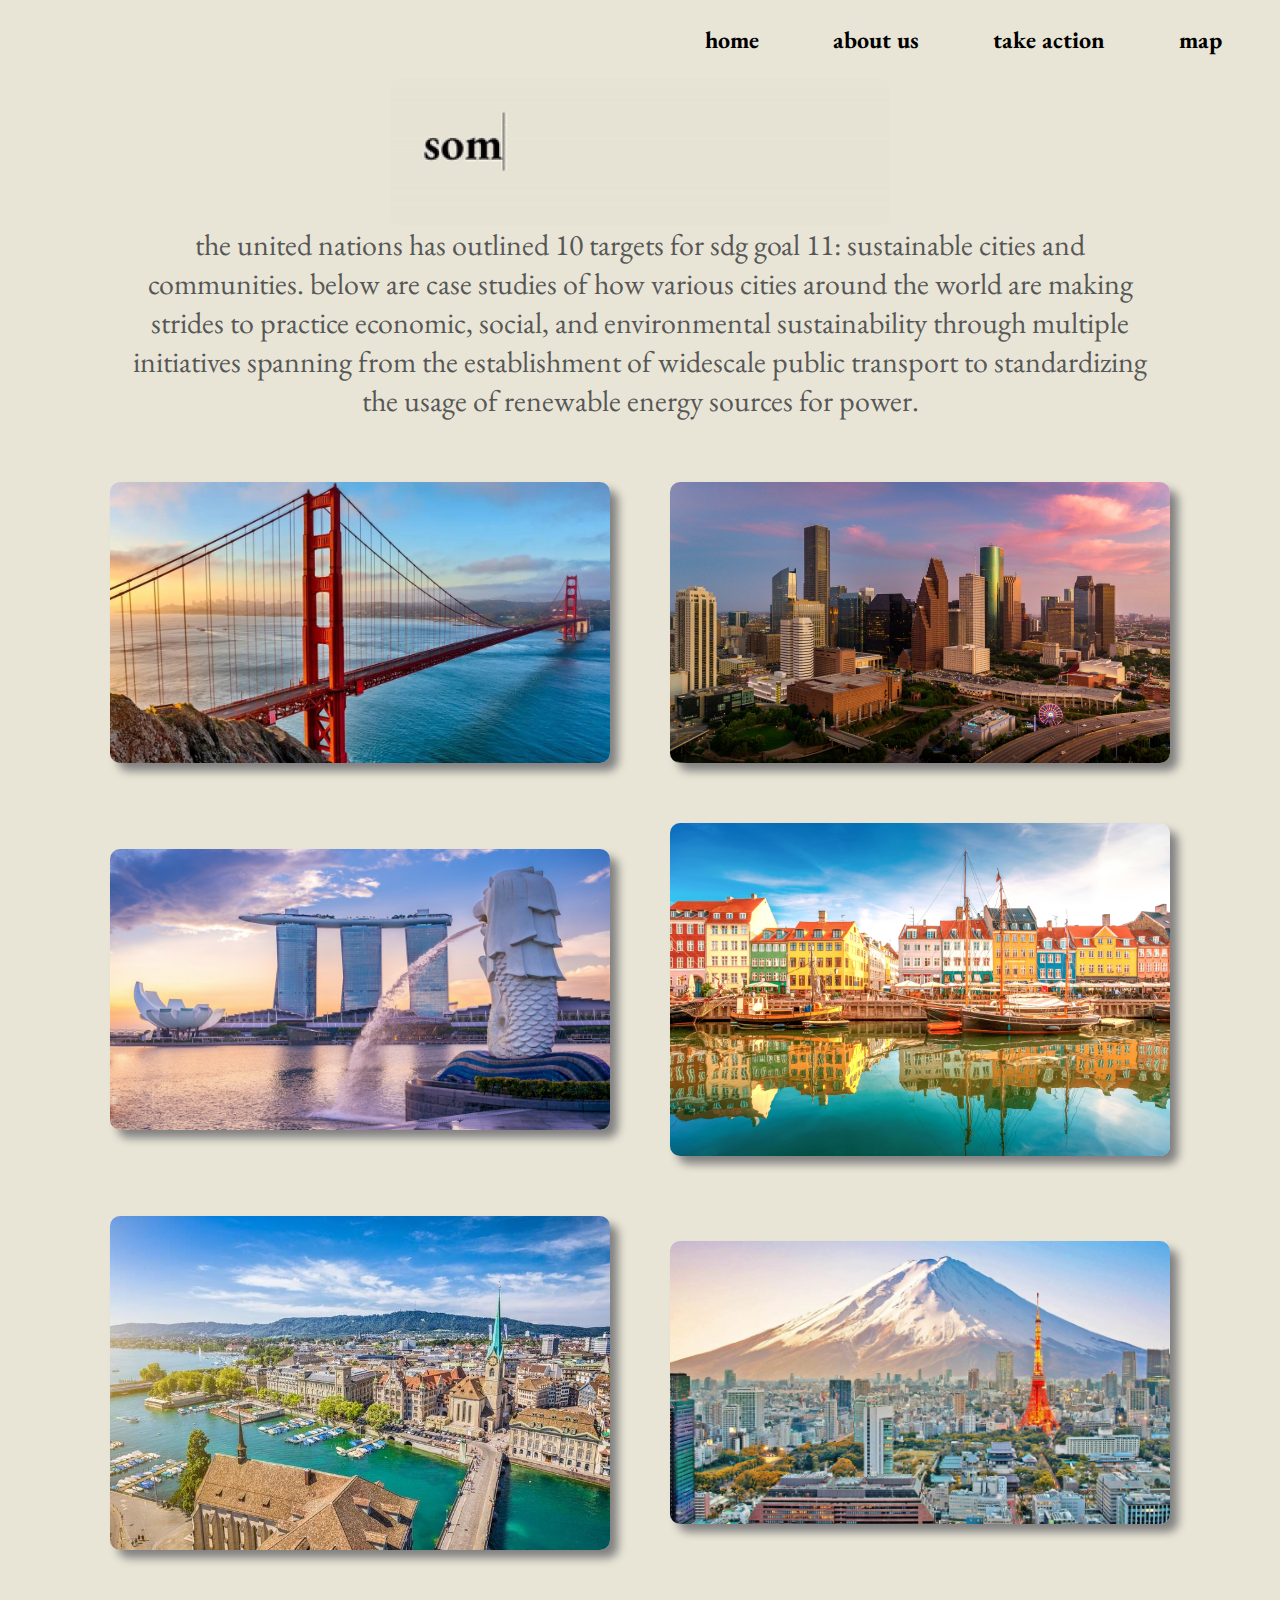
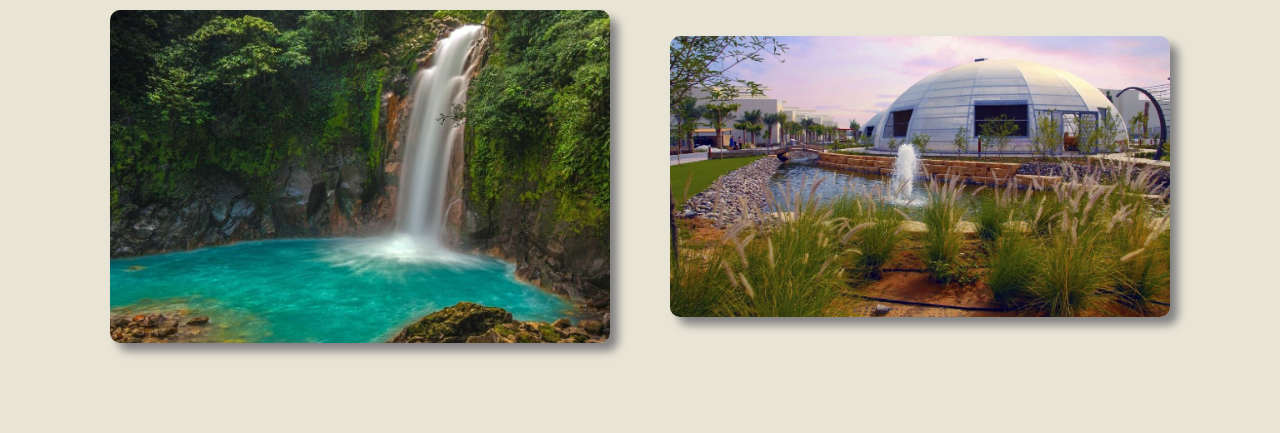
<file: index.html>
<!DOCTYPE html>
<html>

<head>
  <meta charset="utf-8">
  <meta name="viewport" content="width=device-width">
  <title>someplace sustainable</title>
  <link href="style.css" rel="stylesheet" type="text/css" />
  <!-- CHANGES FONTS -->
<link rel="preconnect" href="https://fonts.googleapis.com">
<link rel="preconnect" href="https://fonts.gstatic.com" crossorigin>
<link href="https://fonts.googleapis.com/css2?family=EB+Garamond&display=swap" rel="stylesheet">
</head>
<body>

<!-- NAVIGATION BAR -->
 <nav> 
   <ul> 
     <li> <a href= "index.html"> home </a></li>
     <li> <a href= "aboutUs.html"> about us </a></li>
     <li> <a href= "takeAction.html"> take action </a></li>
     <li> <a href= "map.html"> map </a></li>
   </ul>
  </nav>
  
<!-- HEADER -->
  <div class= gif> <img src="photos/header.gif"> </div>
  <p> the united nations has outlined 10 targets for sdg goal 11: sustainable cities and communities. below are case studies of how various cities around the world are making strides to practice economic, social, and environmental sustainability through multiple initiatives spanning from the establishment of widescale public transport to standardizing the usage of renewable energy sources for power. </p>
  
  <div class = "flex">

    <div class = "pics"> 
    <img src="photos/sanFrancisco.jpg" class = "foto">
<!-- san francisco -->
    <button class = "sanFrancisco hide"> learn more</button>
    </div>

    <div class="learnContainer">
    <section class = "addSanFrancisco">
    </section>
    </div>


    <div class = "pics"> 

    <img src="photos/houston.jpg" class = "foto">
<!--       houston -->
    <button class= "houston hide"> learn more</button>
    </div>
    
    <div class="learnContainer">
    <section class = "addHouston">
    </section>
    </div>

    <div class = "pics"> 
    <img src="photos/singapore.jpg" class = "foto" >
<!--       singapore -->
    <button class = "singapore hide"> learn more</button>
    </div>
    <div class="learnContainer">
    <section class = "addSingapore">
    </section>
    </div>
    

    <div class = "pics"> 
   <img src="photos/copenhagen.jpg" class = "foto">
<!--       copenhagen -->
    <button class= "copenhagen hide"> learn more</button>
    </div>
    <div class="learnContainer">
    <section class = "addCopenhagen">
    </section>
    </div>
    

    <div class = "pics"> 
    <img src="photos/zurich.jpg" class = "foto">
<!--       zurich -->
    <button class="zurich hide"> learn more</button>
    </div>
    <div class="learnContainer">
    <section class = "addZurich">
    </section>
    </div>

    <div class = "pics"> 
    <img src="photos/tokyo.jpg" class = "foto">
<!--       tokyo -->
    <button class="tokyo hide"> learn more</button>
    </div>
    <div class="learnContainer">
    <section class = "addTokyo">
    </section>
    </div>

        <div class = "pics"> 
    <img src="photos/sanJose.jpg" class = "foto">
<!--       san jose -->
    <button class="sanJose hide"> learn more</button>
    </div>
    <div class="learnContainer">
    <section class = "addSanJose">
    </section>
    </div>

        <div class = "pics"> 
    <img src="photos/dubai.jpg" class = "foto">
<!--       dubai -->
    <button class="dubai hide"> learn more</button>
    </div>
    <div class="learnContainer">
    <section class = "addDubai">
    </section>
    </div>

    
  </div>
  
<!-- LOADS JAVASCRIPT -->
  <script src ="script.js" defer></script>
  <script src="https://code.jquery.com/jquery-3.4.1.min.js"></script>
  
</body>

</html>
</file>
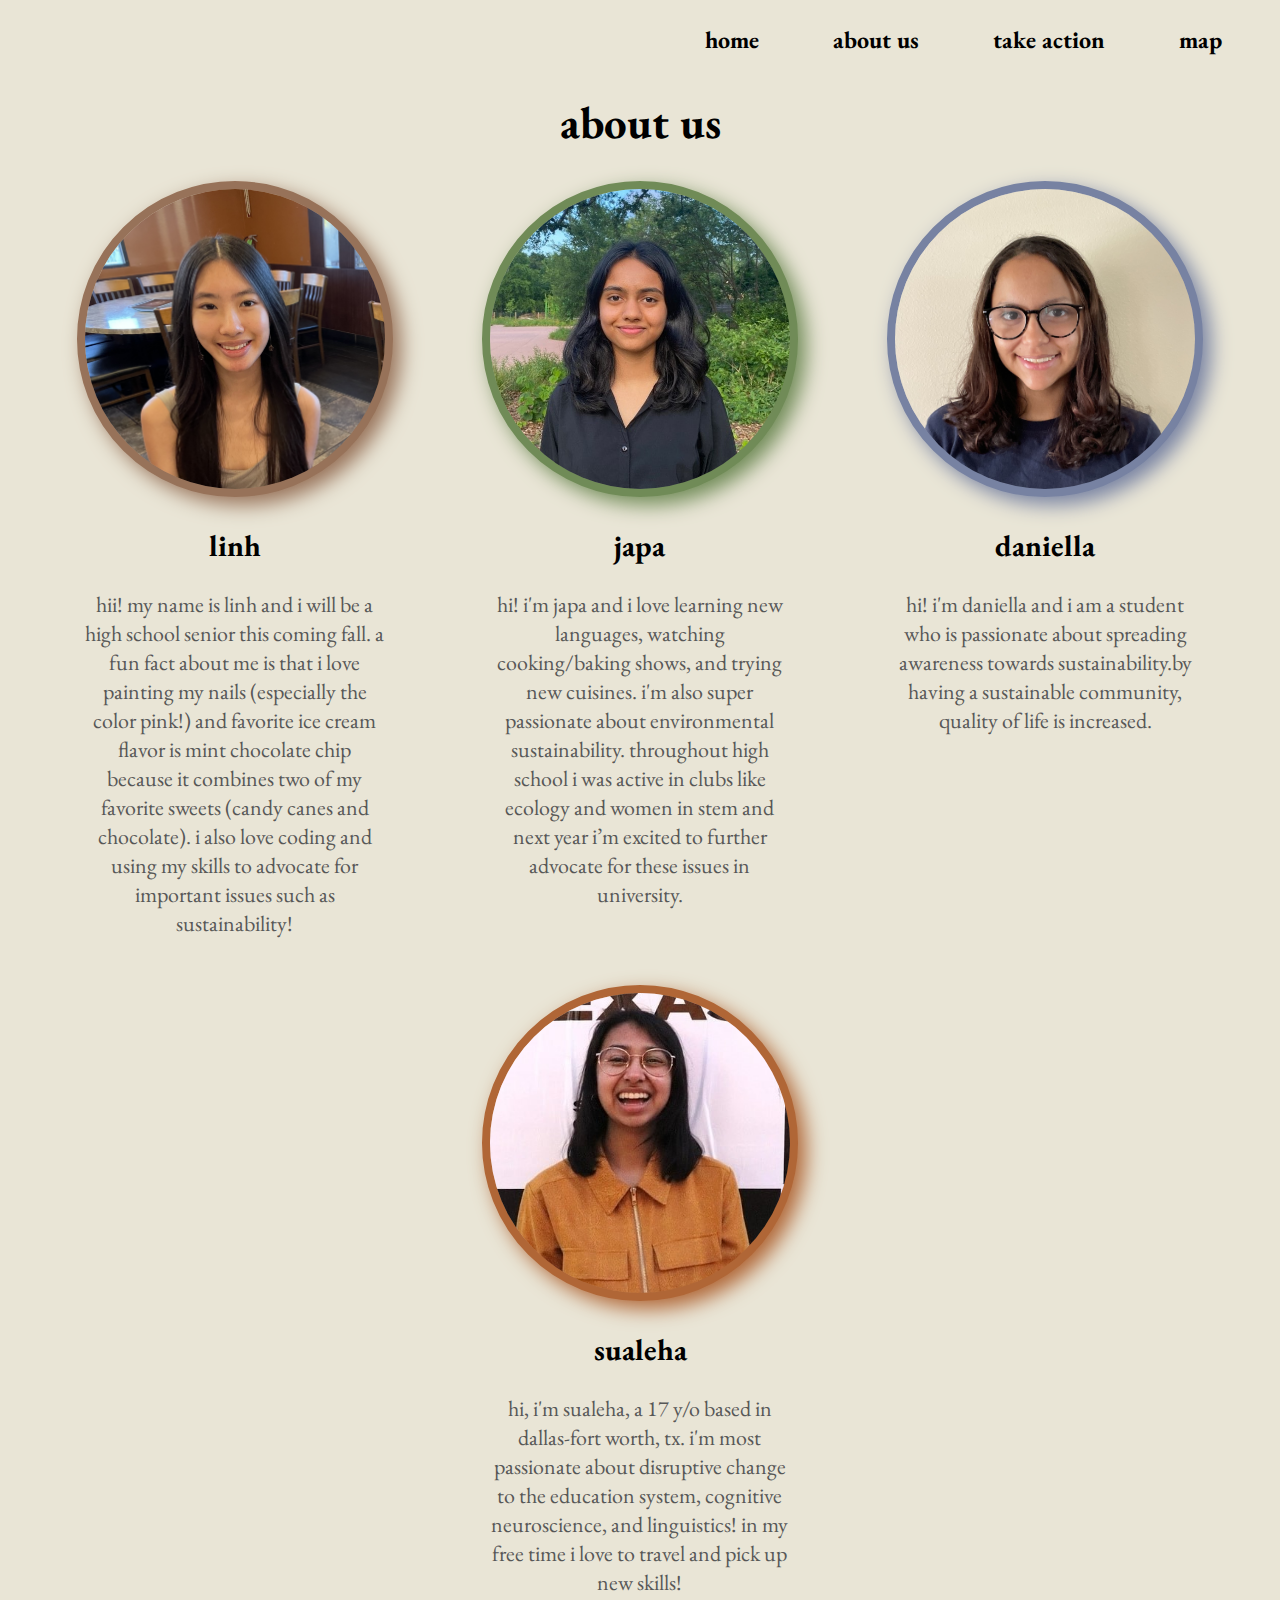
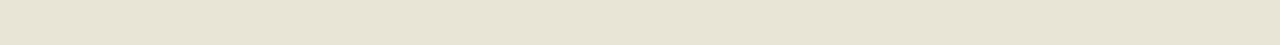
<file: aboutUs.html>
<!DOCTYPE html>
<html>

<head>
  <meta charset="utf-8">
  <meta name="viewport" content="width=device-width">
  <title>someplace sustainable</title>
  <link href="aboutUs.css" rel="stylesheet" type="text/css" />
  <!-- CHANGES FONTS -->
<link rel="preconnect" href="https://fonts.googleapis.com">
<link rel="preconnect" href="https://fonts.gstatic.com" crossorigin>
<link href="https://fonts.googleapis.com/css2?family=EB+Garamond&display=swap" rel="stylesheet">
</head>
<body>

<!-- NAVIGATION BAR -->
 <nav> 
   <ul> 
     <li> <a href= "index.html"> home </a></li>
     <li> <a href= "aboutUs.html"> about us </a></li>
     <li> <a href= "takeAction.html"> take action </a></li>
     <li> <a href= "map.html"> map </a></li>
   </ul>
  </nav>
  
<!-- HEADER -->
  <h1> about us </h1>

<!-- PHOTOS AND BIOGRAPHIES -->
  <div class = us> 
    
    <div>
  <img src = "photos/linh.jpg" class= "linh-pfp"> <h2> linh </h2> <p> hii! my name is linh and i will be a high school senior this coming fall. a fun fact about me is that i love painting my nails (especially the color pink!) and favorite ice cream flavor is mint chocolate chip because it combines two of my favorite sweets (candy canes and chocolate). i also love coding and using my skills to advocate for important issues such as sustainability!</p>
    </div>

    <div>
      <img src = "photos/japa.jpg" class= "japa-pfp"> <h2> japa </h2> <p> hi! i'm japa and i love learning new languages, watching cooking/baking shows, and trying new cuisines. i'm also super passionate about environmental sustainability. throughout high school i was active in clubs like ecology and women in stem and next year i’m excited to further advocate for these issues in university.</p>
    </div>
    
    <div>
      <img src = "photos/daniella.jpg" class= "daniella-pfp"> <h2> daniella </h2> <p> hi! i'm daniella and i am a student who is passionate about spreading awareness towards sustainability.by having a sustainable community, quality of life is increased. </p>
    </div>
    
    <div>
      <img src = "photos/sualeha.jpg" class= "sualeha-pfp"> <h2> sualeha </h2> <p> hi, i'm sualeha, a 17 y/o based in dallas-fort worth, tx. i'm most passionate about disruptive change to the education system, cognitive neuroscience, and linguistics! in my free time i love to travel and pick up new skills!</p>
    </div>
    
  </div>


  
</body>

</html>
</file>
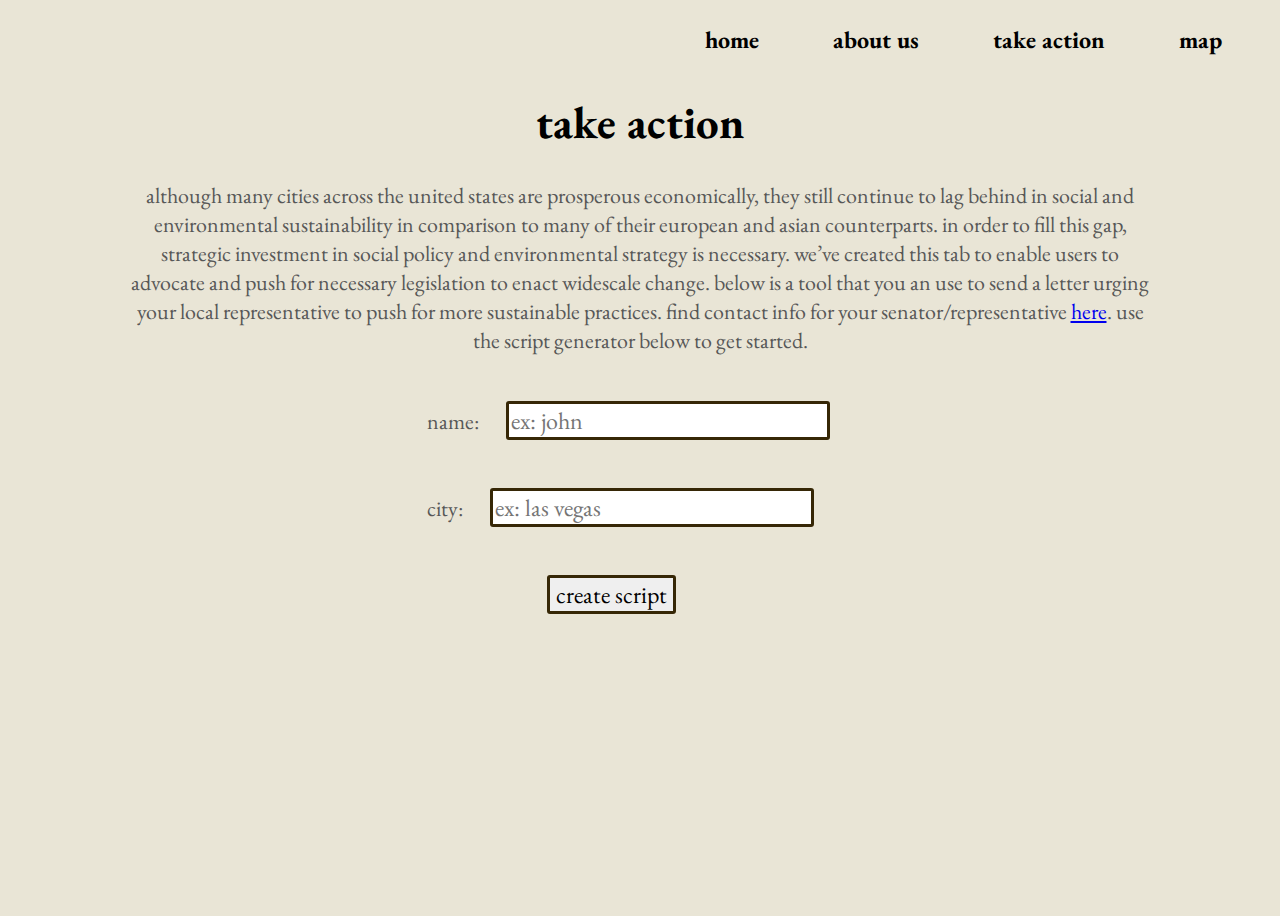
<file: takeAction.html>
<!DOCTYPE html>
<html>

<head>
  <meta charset="utf-8">
  <meta name="viewport" content="width=device-width">
  <title>someplace sustainable</title>
  <link href="takeAction.css" rel="stylesheet" type="text/css" />
  <!-- CHANGES FONTS -->
<link rel="preconnect" href="https://fonts.googleapis.com">
<link rel="preconnect" href="https://fonts.gstatic.com" crossorigin>
<link href="https://fonts.googleapis.com/css2?family=EB+Garamond&display=swap" rel="stylesheet">
</head>
<body>

<!-- NAVIGATION BAR -->
 <nav> 
   <ul> 
     <li> <a href= "index.html"> home </a></li>
     <li> <a href= "aboutUs.html"> about us </a></li>
     <li> <a href= "takeAction.html"> take action </a></li>
     <li> <a href= "map.html"> map </a></li>
   </ul>
  </nav>
  
<!-- HEADER -->
  <h1> take action </h1>

  <p>
   although many cities across the united states are prosperous economically, they still continue to lag behind in social and environmental sustainability in comparison to many of their european and asian counterparts. in order to fill this gap, strategic investment in social policy and environmental strategy is necessary. we’ve created this tab to enable users to advocate and push for necessary legislation to enact widescale change. below is a tool that you an use to send a letter urging your local representative to push for more sustainable practices. find contact info for your senator/representative <a href= "https://www.congress.gov/members"> here</a>. use the script generator below to get started.
  </p>

  
<div class = "holder" > 
  <div>
    <div >
      <label>name:</label>
      <input class ="name" type="text" placeholder="ex: john">
  </div>

  <div >
    <label>city:</label>
    <input class="city" type="text" placeholder="ex: las vegas">
  </div>

  <input class = "script" type="submit" value="create script">
</div>

</div>

  <div newScript>

		<p class="returned"> </p>

    
  </div>
  
    <!-- LOADS JAVASCRIPT -->
  <script src ="takeAction.js" defer></script>
  <script src="https://code.jquery.com/jquery-3.4.1.min.js"></script>

</body>

</html>
</file>
<file: style.css>
/* HEX CODES FOR OUR COLOR PALETTE: (brown: #362706), (dark green: #464E2E), (light green: #ACB992), (beige: #E9E5D6) (light brown: #a27b5c) */

/* SETS WEBSITE PROPORTIONS*/
html, body {
  height: 100%;
  width: 100%;
}

/* SETS WEBSITE BACKGROUND COLOR */
body {
  margin:0px; /* ELIMINATES GAP BETWEEN NAV BAR AND TOP OF WEBSITE */
  background-color: #E9E5D6;
}

/* NAVIGATION BAR CONTAINER */
nav ul {
  /*margin:0px; /* ELIMINATES GAP BETWEEN NAV BAR AND TOP OF WEBSITE */
  text-align: right; 
  list-style-type: none; /* REMOVES LINE UNDERNEATH NAV BAR ELEMENTS */
  background-color: #E9E5D6;
  overflow:hidden; /* ENSURES NAV BAR ELEMENTS ARE PROPORTIONAL TO NAV BAR */
  padding:0.5em;
/*   border: 5px solid #ad9f71; */
}

/* NAVIGATION BAR LAYOUT */
nav li {
  display: inline;
  margin-right: 2em;
}

/* NAVIGATION BAR STYLE, PADDING AND COLOR */
nav li a {
  font-family: 'EB Garamond', serif;
  text-decoration: none;
/*   background-color:#ad9f71; /*button color*/
  font-size: 1.5em;
  padding: 0.25em;
  padding-right: 0.75em;
  padding-left: 0.75em;
  color: #000000; /*text color */
  border-radius: 5px;
  font-weight: bold;
}

/* NAVIGATION BAR HOVER ELEMENT */
nav li a:hover {
  color:#9a8f79;
  transition:0.15s;
}

/* HEADER */
h1 {
  font-family: 'EB Garamond', serif;
  text-align: center;
  font-size: 45px;
  color: #000000;
}

img {
  display:flex;
  max-height:400px;
  max-width:500px;
  object-fit:cover;
  border-radius:10px;
}


.flex {
  display:flex;
  flex-wrap:wrap;
  margin:2.5%;
  justify-content:center;
  padding-bottom:60px;
  flex-direction:row;
}

.pics {
  display:flex;
  justify-content:center;
  align-items:center;
  margin:30px; /* adds space between images */
  transition: 1s ease;
}

.pics:hover {
  filter: grayscale(80%);
  transition: 1s ease;
  transform:scale(1.05);
}



button {
  position:absolute;
  padding:5px;
  font-size:30px;
  color:#ffffff;
  font-weight:bolder;
  border: none;
  background-color:transparent;
  font-family: 'EB Garamond', serif;
}

button:hover{
  display:block;
  background-color:transparent;
  border: none;
  color:#dbdbdb;
}

.map {
  display: flex;
  justify-content: center;
}

.gif {
  display:flex;
  justify-content:center;
}

.contained {
/*   border: 1px solid #ffffff; */
  border-radius: 3px;
  font-size:1.25em;
/*   background-color:#ffffff; */
  width:500px;
  margin-top:8%;
  margin-bottom:5%;
  color: #575757;
}

.delete {
  margin-top:8px;
  font-size:1em;
  padding-top:0px;
  padding-bottom:0px;
  display:block;
  background-color:#d2cfc6;
  color:#000000;
}

.delete:hover {
  background-color:#c0beb9;
  color:#000000;
}

.hide {
  display:none;
}

.foto:hover + .hide {
  display:block;
  color:white;
  transition:0.25s ease;
}

.foto {
  box-shadow:8px 8px 10px gray;
}

p {
  font-family: 'EB Garamond', serif;
  text-align: center;
  font-size: 30px;
  color: #575757;
  margin-top:0px;
  margin-left:10%;
  margin-right:10%;
}

a {
  color:#676f58;
}
</file>
<file: aboutUs.css>
/* HEX CODES FOR OUR COLOR PALETTE: (brown: #362706), (dark green: #464E2E), (light green: #ACB992), (beige: #E9E5D6) */

/* SETS WEBSITE PROPORTIONS*/
html, body {
  height: 100%;
  width: 100%;
}

/* SETS WEBSITE BACKGROUND COLOR */
body {
  margin:0px; /* ELIMINATES GAP BETWEEN NAV BAR AND TOP OF WEBSITE */
  background-color: #E9E5D6;
}

/* NAVIGATION BAR CONTAINER */
nav ul {
  /*margin:0px; /* ELIMINATES GAP BETWEEN NAV BAR AND TOP OF WEBSITE */
  text-align: right; 
  list-style-type: none; /* REMOVES LINE UNDERNEATH NAV BAR ELEMENTS */
  background-color: #E9E5D6;
  overflow:hidden; /* ENSURES NAV BAR ELEMENTS ARE PROPORTIONAL TO NAV BAR */
  padding:0.5em;
/*   border: 5px solid #ad9f71; */
}

/* NAVIGATION BAR LAYOUT */
nav li {
  display: inline;
  margin-right: 2em;
}

/* NAVIGATION BAR STYLE, PADDING AND COLOR */
nav li a {
  font-family: 'EB Garamond', serif;
  text-decoration: none;
/*   background-color:#ad9f71; /*button color*/
  font-size: 1.5em;
  padding: 0.25em;
  padding-right: 0.75em;
  padding-left: 0.75em;
  color: #000000; /*text color */
  border-radius: 5px;
  font-weight: bold;
}

/* NAVIGATION BAR HOVER ELEMENT */
nav li a:hover {
  color:#9a8f79;
}

/* HEADER */
h1 {
  font-family: 'EB Garamond', serif;
  text-align: center;
  font-size: 45px;
  color: #000000;
}

img {
  max-height: 300px;
  max-width: 300px;
  border-radius: 50%; /* MAKES IMAGES INTO CIRCLES */
}

/* FLEXBOX  */

.us {
  display: flex;
  flex-direction:row; /* MAKES PROFILES DISPLAY IN ROW */
  flex-wrap:wrap;
  justify-content: space-around;
  margin-left:2.5%;
  margin-right:2.5%;

}

/* PICTURES */
.linh-pfp {
  filter: drop-shadow(8px 8px 10px #977259);
  border: 8px solid #977259;
  transition: 1s ease;
}

.linh-pfp:hover {
  transition: 1s ease;
  transform:scale(1.05);
}

.japa-pfp {
  filter: drop-shadow(8px 8px 10px #708b57);
  border: 8px solid #708b57;

  transition: 1s ease;
}

.japa-pfp:hover {
  transition: 1s ease;
  transform:scale(1.05);
}

.daniella-pfp {
  transition: 1s ease;
  filter: drop-shadow(8px 8px 10px #7782a2);
  border: 8px solid #7782a2;

}

.daniella-pfp:hover {
  transition: 1s ease;
  transform:scale(1.05);
}

.sualeha-pfp {
  transition: 1s ease;
  filter: drop-shadow(8px 8px 10px #b06636);
  border: 8px solid #b06636;

}

.sualeha-pfp:hover {
  transition: 1s ease;
  transform:scale(1.05);
}

/* OUR NAMES */
h2 {
  font-family: 'EB Garamond', serif;
  font-size: 30px;
  color: #000000;
  text-align: center;
  
}

/* OUR BIOGRAPHIES */
p {
  font-family: 'EB Garamond', serif;
  font-size: 22px;
  color: #575757;
  width:300px;
  text-align: center;
  margin-left:2.5%;
  margin-right:2.5%;
  margin-bottom:15%;
}
</file>
<file: takeAction.css>
/* HEX CODES FOR OUR COLOR PALETTE: (brown: #362706), (dark green: #464E2E), (light green: #ACB992), (beige: #E9E5D6) (light brown: #a27b5c) */

/* SETS WEBSITE PROPORTIONS*/
html, body {
  height: 100%;
  width: 100%;
}

/* SETS WEBSITE BACKGROUND COLOR */
body {
  margin:0px; /* ELIMINATES GAP BETWEEN NAV BAR AND TOP OF WEBSITE */
  background-color: #E9E5D6;
}

/* NAVIGATION BAR CONTAINER */
nav ul {
  /*margin:0px; /* ELIMINATES GAP BETWEEN NAV BAR AND TOP OF WEBSITE */
  text-align: right; 
  list-style-type: none; /* REMOVES LINE UNDERNEATH NAV BAR ELEMENTS */
  background-color: #E9E5D6;
  overflow:hidden; /* ENSURES NAV BAR ELEMENTS ARE PROPORTIONAL TO NAV BAR */
  padding:0.5em;
/*   border: 5px solid #ad9f71; */
}

/* NAVIGATION BAR LAYOUT */
nav li {
  display: inline;
  margin-right: 2em;
}

/* NAVIGATION BAR STYLE, PADDING AND COLOR */
nav li a {
  font-family: 'EB Garamond', serif;
  text-decoration: none;
/*   background-color:#ad9f71; /*button color*/
  font-size: 1.5em;
  padding: 0.25em;
  padding-right: 0.75em;
  padding-left: 0.75em;
  color: #000000; /*text color */
  border-radius: 5px;
  font-weight: bold;
}

/* NAVIGATION BAR HOVER ELEMENT */
nav li a:hover {
  color:#9a8f79;
}

/* HEADER */
h1 {
  font-family: 'EB Garamond', serif;
  text-align: center;
  font-size: 45px;
  color: #000000;
}

p {
  font-family: 'EB Garamond', serif;
  text-align: center;
  font-size: 22px;
  color: #575757;
  margin-left:10%;
  margin-right:10%;
}

.holder {
  display:flex;
  justify-content:center;
  font-family: 'EB Garamond', serif;
}

.name {
  font-size:1.5em;
  font-family: 'EB Garamond', serif;
  margin:1em;
  border:3px solid #362706;
  border-radius:3px;
}

.city {
  font-size:1.5em;
  font-family: 'EB Garamond', serif;
  margin:1em;
  border:3px solid #362706;
  border-radius:3px;
}
.city::placeholder {
  font-family: 'EB Garamond', serif;
}

.script {
  font-size:1.5em;
  font-family: 'EB Garamond', serif;
  margin:1em;
  margin-left:5em;
  border:3px solid #362706;
  border-radius:3px;
}

.clear {
  font-size:1em;
  font-family: 'EB Garamond', serif;
  margin:1em;
  border:3px solid #362706;
  border-radius:3px;
}

label {
  font-family: 'EB Garamond', serif;
  font-size: 22px;
  color: #575757;
}
</file>
